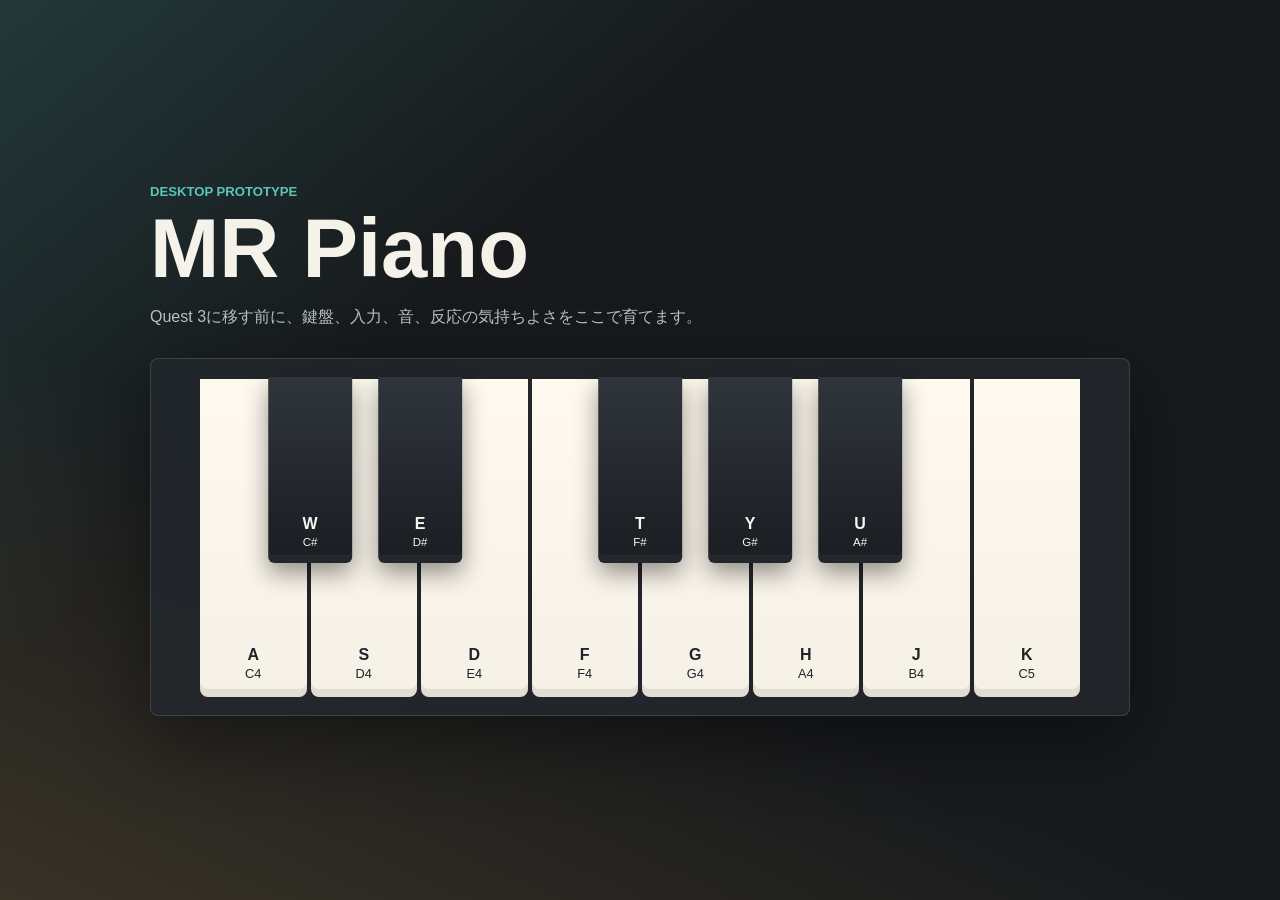
<file: prototype/index.html>
<!doctype html>
<html lang="ja">
  <head>
    <meta charset="utf-8" />
    <meta name="viewport" content="width=device-width, initial-scale=1" />
    <title>MR Piano Prototype</title>
    <link rel="stylesheet" href="styles.css" />
  </head>
  <body>
    <main class="app">
      <section class="stage" aria-label="MR piano desktop prototype">
        <div class="panel">
          <p class="eyebrow">Desktop prototype</p>
          <h1>MR Piano</h1>
          <p class="summary">
            Quest 3に移す前に、鍵盤、入力、音、反応の気持ちよさをここで育てます。
          </p>
        </div>

        <div class="instrument" aria-label="One octave piano">
          <div class="keys" id="pianoKeys"></div>
        </div>
      </section>
    </main>

    <script src="script.js"></script>
  </body>
</html>
</file>
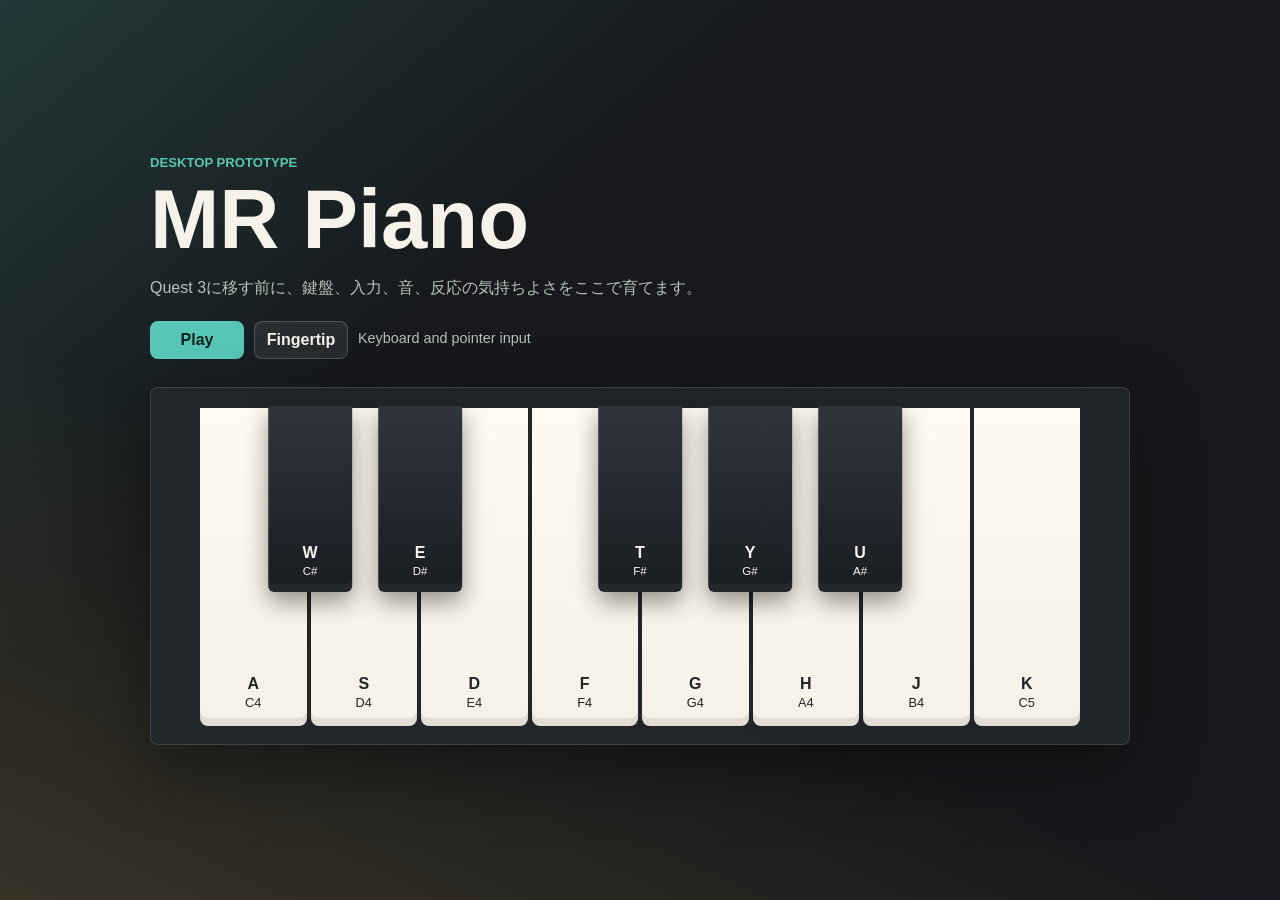
<file: piano/prototype/index.html>
<!doctype html>
<html lang="ja">
  <head>
    <meta charset="utf-8" />
    <meta name="viewport" content="width=device-width, initial-scale=1" />
    <title>MR Piano Prototype</title>
    <link rel="stylesheet" href="styles.css" />
  </head>
  <body>
    <main class="app">
      <section class="stage" aria-label="MR piano desktop prototype">
        <div class="panel">
          <p class="eyebrow">Desktop prototype</p>
          <h1>MR Piano</h1>
          <p class="summary">
            Quest 3に移す前に、鍵盤、入力、音、反応の気持ちよさをここで育てます。
          </p>
          <div class="controls" aria-label="Prototype mode">
            <button class="mode-button is-active" type="button" data-mode="play">Play</button>
            <button class="mode-button" type="button" data-mode="fingertip">Fingertip</button>
            <span class="mode-status" id="modeStatus">Keyboard and pointer input</span>
          </div>
          <div class="depth-meter" aria-label="Fingertip depth">
            <span class="depth-label" id="depthLabel">Air</span>
            <span class="depth-track">
              <span class="depth-fill" id="depthFill"></span>
              <span class="depth-threshold"></span>
            </span>
          </div>
        </div>

        <div class="instrument" aria-label="One octave piano">
          <div class="fingertip" id="fingertip" aria-hidden="true"></div>
          <div class="keys" id="pianoKeys"></div>
        </div>
      </section>
    </main>

    <script src="script.js"></script>
  </body>
</html>
</file>
<file: prototype/styles.css>
:root {
  color-scheme: dark;
  --bg: #17191c;
  --surface: #24282d;
  --surface-strong: #30353c;
  --text: #f5f2ea;
  --muted: #b8c0bd;
  --accent: #58c7b7;
  --accent-2: #e5b95f;
  --white-key: #f6f1e6;
  --white-key-pressed: #bddfd8;
  --black-key: #1a1d22;
  --black-key-pressed: #3a7d78;
}

* {
  box-sizing: border-box;
}

body {
  margin: 0;
  min-height: 100vh;
  font-family: Arial, Helvetica, sans-serif;
  background:
    linear-gradient(140deg, rgba(88, 199, 183, 0.18), transparent 34%),
    linear-gradient(25deg, rgba(229, 185, 95, 0.16), transparent 38%),
    var(--bg);
  color: var(--text);
}

.app {
  min-height: 100vh;
  display: grid;
  place-items: center;
  padding: 32px 18px;
}

.stage {
  width: min(980px, 100%);
}

.panel {
  max-width: 640px;
  margin-bottom: 28px;
}

.eyebrow {
  margin: 0 0 10px;
  color: var(--accent);
  font-size: 0.82rem;
  text-transform: uppercase;
  letter-spacing: 0;
  font-weight: 700;
}

h1 {
  margin: 0;
  font-size: clamp(2.4rem, 8vw, 5.2rem);
  line-height: 0.95;
  letter-spacing: 0;
}

.summary {
  margin: 16px 0 0;
  max-width: 560px;
  color: var(--muted);
  line-height: 1.65;
}

.instrument {
  padding: 18px;
  border: 1px solid rgba(255, 255, 255, 0.12);
  background: rgba(36, 40, 45, 0.86);
  box-shadow: 0 24px 70px rgba(0, 0, 0, 0.38);
  border-radius: 8px;
  overflow-x: auto;
}

.keys {
  position: relative;
  width: min(100%, 880px);
  min-width: 620px;
  height: 320px;
  margin: 0 auto;
  display: grid;
  grid-template-columns: repeat(8, 1fr);
  gap: 4px;
  padding-top: 2px;
}

.key {
  border: 0;
  font: inherit;
  cursor: pointer;
  user-select: none;
  touch-action: none;
}

.white-key {
  position: relative;
  align-self: end;
  height: 100%;
  border-radius: 0 0 8px 8px;
  background: linear-gradient(180deg, #fffaf0, var(--white-key));
  color: #202327;
  box-shadow: inset 0 -8px 0 rgba(0, 0, 0, 0.08);
}

.black-key {
  position: absolute;
  top: 0;
  width: 9.5%;
  height: 58%;
  transform: translateX(-50%);
  z-index: 2;
  border-radius: 0 0 6px 6px;
  background: linear-gradient(180deg, #30353c, var(--black-key));
  color: #f7f5ef;
  box-shadow: 0 10px 24px rgba(0, 0, 0, 0.42), inset 0 -8px 0 rgba(255, 255, 255, 0.04);
}

.key-label {
  position: absolute;
  left: 50%;
  bottom: 16px;
  transform: translateX(-50%);
  display: grid;
  gap: 4px;
  text-align: center;
  font-size: 0.8rem;
  line-height: 1.1;
}

.key-label strong {
  font-size: 1rem;
}

.black-key .key-label {
  bottom: 14px;
  font-size: 0.72rem;
}

.key.is-pressed {
  transform: translateY(5px);
}

.black-key.is-pressed {
  transform: translateX(-50%) translateY(5px);
  background: linear-gradient(180deg, #4caea3, var(--black-key-pressed));
}

.white-key.is-pressed {
  background: linear-gradient(180deg, #e6fff9, var(--white-key-pressed));
}

@media (max-width: 680px) {
  .app {
    place-items: start center;
    padding-top: 24px;
  }

  .keys {
    height: 260px;
  }
}
</file>
<file: piano/prototype/styles.css>
:root {
  color-scheme: dark;
  --bg: #17191c;
  --surface: #24282d;
  --surface-strong: #30353c;
  --text: #f5f2ea;
  --muted: #b8c0bd;
  --accent: #58c7b7;
  --accent-2: #e5b95f;
  --white-key: #f6f1e6;
  --white-key-pressed: #bddfd8;
  --black-key: #1a1d22;
  --black-key-pressed: #3a7d78;
}

* {
  box-sizing: border-box;
}

body {
  margin: 0;
  min-height: 100vh;
  font-family: Arial, Helvetica, sans-serif;
  background:
    linear-gradient(140deg, rgba(88, 199, 183, 0.18), transparent 34%),
    linear-gradient(25deg, rgba(229, 185, 95, 0.16), transparent 38%),
    var(--bg);
  color: var(--text);
}

.app {
  min-height: 100vh;
  display: grid;
  place-items: center;
  padding: 32px 18px;
}

.stage {
  width: min(980px, 100%);
}

.panel {
  max-width: 640px;
  margin-bottom: 28px;
}

.eyebrow {
  margin: 0 0 10px;
  color: var(--accent);
  font-size: 0.82rem;
  text-transform: uppercase;
  letter-spacing: 0;
  font-weight: 700;
}

h1 {
  margin: 0;
  font-size: clamp(2.4rem, 8vw, 5.2rem);
  line-height: 0.95;
  letter-spacing: 0;
}

.summary {
  margin: 16px 0 0;
  max-width: 560px;
  color: var(--muted);
  line-height: 1.65;
}

.controls {
  display: flex;
  align-items: center;
  flex-wrap: wrap;
  gap: 10px;
  margin-top: 20px;
}

.mode-button {
  min-width: 94px;
  height: 38px;
  border: 1px solid rgba(255, 255, 255, 0.18);
  border-radius: 8px;
  background: rgba(255, 255, 255, 0.07);
  color: var(--text);
  font: inherit;
  font-weight: 700;
  cursor: pointer;
}

.mode-button.is-active {
  border-color: transparent;
  background: var(--accent);
  color: #10201e;
}

.mode-status {
  min-height: 20px;
  color: var(--muted);
  font-size: 0.9rem;
}

.depth-meter {
  display: none;
  align-items: center;
  gap: 10px;
  width: min(360px, 100%);
  margin-top: 14px;
}

.depth-meter.is-visible {
  display: flex;
}

.depth-label {
  width: 54px;
  color: var(--muted);
  font-size: 0.86rem;
  font-weight: 700;
}

.depth-track {
  position: relative;
  flex: 1;
  height: 10px;
  border-radius: 999px;
  background: rgba(255, 255, 255, 0.12);
  overflow: hidden;
}

.depth-fill {
  display: block;
  width: 0%;
  height: 100%;
  border-radius: inherit;
  background: linear-gradient(90deg, var(--accent-2), var(--accent));
  transition: width 0.08s ease;
}

.depth-threshold {
  position: absolute;
  top: 0;
  bottom: 0;
  left: 65%;
  width: 2px;
  background: rgba(255, 255, 255, 0.78);
}

.instrument {
  position: relative;
  padding: 18px;
  border: 1px solid rgba(255, 255, 255, 0.12);
  background: rgba(36, 40, 45, 0.86);
  box-shadow: 0 24px 70px rgba(0, 0, 0, 0.38);
  border-radius: 8px;
  overflow-x: auto;
}

.fingertip {
  position: absolute;
  width: 30px;
  height: 30px;
  border: 2px solid rgba(255, 255, 255, 0.92);
  border-radius: 50%;
  background: rgba(229, 185, 95, 0.44);
  box-shadow: 0 0 0 8px rgba(229, 185, 95, 0.14), 0 8px 18px rgba(0, 0, 0, 0.28);
  pointer-events: none;
  transform: translate(-50%, -50%);
  opacity: 0;
  transition: opacity 0.12s ease, width 0.12s ease, height 0.12s ease;
  z-index: 5;
}

.fingertip.is-visible {
  opacity: 1;
}

.fingertip.is-touching {
  background: rgba(229, 185, 95, 0.58);
}

.fingertip.is-pressing {
  width: 24px;
  height: 24px;
  background: rgba(88, 199, 183, 0.66);
}

.keys {
  position: relative;
  width: min(100%, 880px);
  min-width: 620px;
  height: 320px;
  margin: 0 auto;
  display: grid;
  grid-template-columns: repeat(8, 1fr);
  gap: 4px;
  padding-top: 2px;
}

.key {
  border: 0;
  font: inherit;
  cursor: pointer;
  user-select: none;
  touch-action: none;
}

.key.is-hovered {
  outline: 2px solid rgba(229, 185, 95, 0.72);
  outline-offset: -5px;
}

.white-key {
  position: relative;
  align-self: end;
  height: 100%;
  border-radius: 0 0 8px 8px;
  background: linear-gradient(180deg, #fffaf0, var(--white-key));
  color: #202327;
  box-shadow: inset 0 -8px 0 rgba(0, 0, 0, 0.08);
}

.black-key {
  position: absolute;
  top: 0;
  width: 9.5%;
  height: 58%;
  transform: translateX(-50%);
  z-index: 2;
  border-radius: 0 0 6px 6px;
  background: linear-gradient(180deg, #30353c, var(--black-key));
  color: #f7f5ef;
  box-shadow: 0 10px 24px rgba(0, 0, 0, 0.42), inset 0 -8px 0 rgba(255, 255, 255, 0.04);
}

.key-label {
  position: absolute;
  left: 50%;
  bottom: 16px;
  transform: translateX(-50%);
  display: grid;
  gap: 4px;
  text-align: center;
  font-size: 0.8rem;
  line-height: 1.1;
}

.key-label strong {
  font-size: 1rem;
}

.black-key .key-label {
  bottom: 14px;
  font-size: 0.72rem;
}

.key.is-pressed {
  transform: translateY(5px);
}

.black-key.is-pressed {
  transform: translateX(-50%) translateY(5px);
  background: linear-gradient(180deg, #4caea3, var(--black-key-pressed));
}

.white-key.is-pressed {
  background: linear-gradient(180deg, #e6fff9, var(--white-key-pressed));
}

@media (max-width: 680px) {
  .app {
    place-items: start center;
    padding-top: 24px;
  }

  .keys {
    height: 260px;
  }
}
</file>
